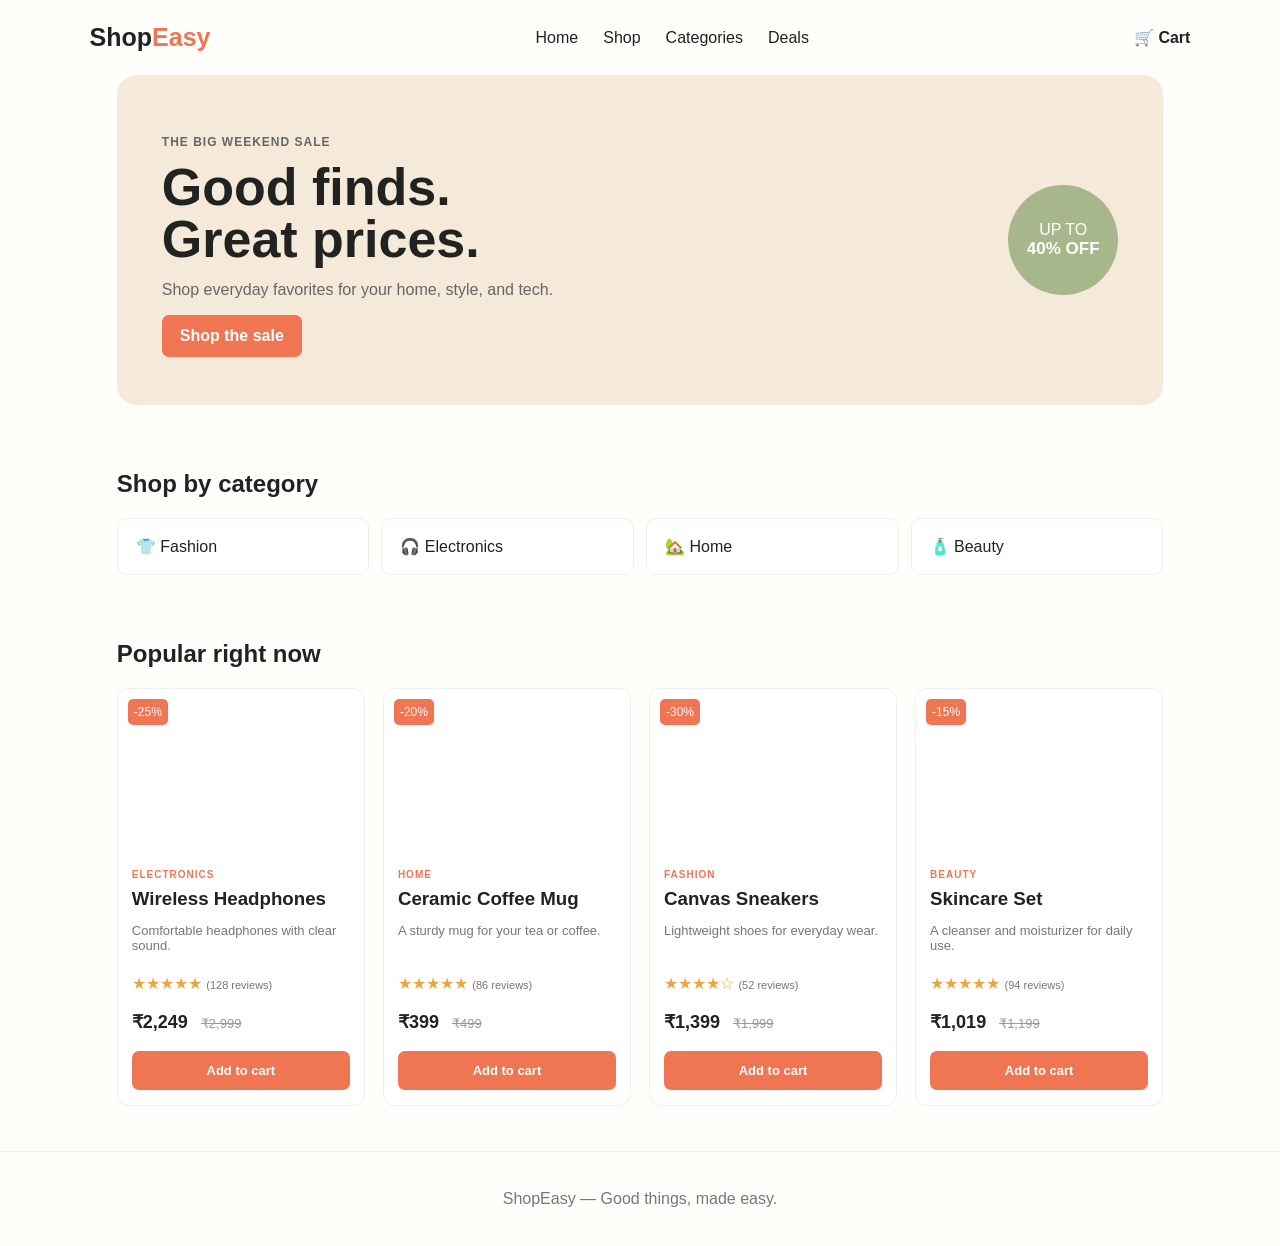
<file: index.html>
<!DOCTYPE html>
<html lang="en">
<head>
  <meta charset="UTF-8">
  <meta name="viewport" content="width=device-width, initial-scale=1.0">
  <title>ShopEasy</title>
  <link rel="stylesheet" href="style.css">
</head>
<body>

  <header class="navbar">
    <a class="logo" href="#">Shop<span>Easy</span></a>

    <nav>
      <a href="#">Home</a>
      <a href="#products">Shop</a>
      <a href="#categories">Categories</a>
      <a href="#deals">Deals</a>
    </nav>

    <a class="cart" href="#products">🛒 Cart</a>
  </header>

  <main>
    <section class="banner" id="deals">
      <div>
        <p class="label">THE BIG WEEKEND SALE</p>
        <h1>Good finds.<br>Great prices.</h1>
        <p>Shop everyday favorites for your home, style, and tech.</p>
        <a class="button" href="#products">Shop the sale</a>
      </div>
      <div class="sale">UP TO<br><strong>40% OFF</strong></div>
    </section>

    <section id="categories">
      <h2>Shop by category</h2>
      <div class="categories">
        <a href="#products">👕 Fashion</a>
        <a href="#products">🎧 Electronics</a>
        <a href="#products">🏡 Home</a>
        <a href="#products">🧴 Beauty</a>
      </div>
    </section>

    <section id="products">
      <h2>Popular right now</h2>

      <div class="products">
        <article class="product">
          <div class="picture headphones">
            <span class="discount">-25%</span>
          </div>
          <p class="category">ELECTRONICS</p>
          <h3>Wireless Headphones</h3>
          <p class="description">Comfortable headphones with clear sound.</p>
          <p class="rating">★★★★★ <span>(128 reviews)</span></p>
          <p class="price">₹2,249 <del>₹2,999</del></p>
          <a class="button add-button" href="#">Add to cart</a>
        </article>

        <article class="product">
          <div class="picture mug">
            <span class="discount">-20%</span>
          </div>
          <p class="category">HOME</p>
          <h3>Ceramic Coffee Mug</h3>
          <p class="description">A sturdy mug for your tea or coffee.</p>
          <p class="rating">★★★★★ <span>(86 reviews)</span></p>
          <p class="price">₹399 <del>₹499</del></p>
          <a class="button add-button" href="#">Add to cart</a>
        </article>

        <article class="product">
          <div class="picture shoes">
            <span class="discount">-30%</span>
          </div>
          <p class="category">FASHION</p>
          <h3>Canvas Sneakers</h3>
          <p class="description">Lightweight shoes for everyday wear.</p>
          <p class="rating">★★★★☆ <span>(52 reviews)</span></p>
          <p class="price">₹1,399 <del>₹1,999</del></p>
          <a class="button add-button" href="#">Add to cart</a>
        </article>

        <article class="product">
          <div class="picture skincare">
            <span class="discount">-15%</span>
          </div>
          <p class="category">BEAUTY</p>
          <h3>Skincare Set</h3>
          <p class="description">A cleanser and moisturizer for daily use.</p>
          <p class="rating">★★★★★ <span>(94 reviews)</span></p>
          <p class="price">₹1,019 <del>₹1,199</del></p>
          <a class="button add-button" href="#">Add to cart</a>
        </article>
      </div>
    </section>
  </main>

  <footer>
    <p>ShopEasy — Good things, made easy.</p>
  </footer>

</body>
</html>
</file>
<file: style.css>
* {
  box-sizing: border-box;
}

body {
  margin: 0;
  font-family: Arial, sans-serif;
  color: #20231f;
  background: #fffefa;
}

a {
  color: inherit;
  text-decoration: none;
}

.navbar {
  min-height: 75px;
  padding: 15px 7%;
  display: flex;
  align-items: center;
  justify-content: space-between;
  gap: 20px;
}

.logo {
  font-size: 25px;
  font-weight: bold;
}

.logo span {
  color: #ef7553;
}

nav {
  display: flex;
  gap: 25px;
}

nav a:hover {
  color: #ef7553;
}

.cart {
  font-weight: bold;
}

main {
  max-width: 1200px;
  margin: auto;
  padding: 0 6%;
}

.banner {
  min-height: 330px;
  padding: 45px;
  display: flex;
  align-items: center;
  justify-content: space-between;
  border-radius: 20px;
  background: #f5e9d9;
}

.label,
.category {
  color: #ef7553;
  font-size: 12px;
  font-weight: bold;
  letter-spacing: 1px;
}

h1 {
  margin: 10px 0;
  font-size: 52px;
  line-height: 1;
}

.banner p {
  color: #666;
}

.sale {
  width: 110px;
  height: 110px;
  display: grid;
  place-content: center;
  border-radius: 50%;
  background: #a8b68b;
  color: white;
  text-align: center;
}

.sale strong {
  font-size: 17px;
}

.button {
  display: inline-block;
  padding: 12px 18px;
  border-radius: 7px;
  background: #ef7553;
  color: white;
  font-weight: bold;
}

.button:hover {
  background: #d95d3d;
}

section:not(.banner) {
  padding-top: 45px;
}

h2 {
  margin-bottom: 20px;
}

.categories {
  display: grid;
  grid-template-columns: repeat(4, 1fr);
  gap: 12px;
}

.categories a {
  padding: 18px;
  border: 1px solid #eee;
  border-radius: 10px;
  background: white;
}

.products {
  display: grid;
  grid-template-columns: repeat(4, 1fr);
  gap: 18px;
}

.product {
  padding-bottom: 15px;
  overflow: hidden;
  border: 1px solid #eee;
  border-radius: 12px;
  background: white;
}

.picture {
  height: 170px;
  position: relative;
  background-position: center;
  background-size: cover;
}

.headphones {
  background-image: url("https://images.unsplash.com/photo-1505740420928-5e560c06d30e?auto=format&fit=crop&w=700&q=80");
}

.mug {
  background-image: url("https://images.unsplash.com/photo-1514228742587-6b1558fcca3d?auto=format&fit=crop&w=700&q=80");
}

.shoes {
  background-image: url("https://images.unsplash.com/photo-1542291026-7eec264c27ff?auto=format&fit=crop&w=700&q=80");
}

.skincare {
  background-image: url("https://images.unsplash.com/photo-1608248543803-ba4f8c70ae0b?auto=format&fit=crop&w=700&q=80");
}

.discount {
  position: absolute;
  top: 10px;
  left: 10px;
  padding: 6px;
  border-radius: 5px;
  background: #ef7553;
  color: white;
  font-size: 12px;
}

.product > p,
.product > h3,
.product > .button {
  margin-left: 14px;
  margin-right: 14px;
}

.category {
  margin-bottom: 5px;
  font-size: 10px;
}

h3 {
  margin-top: 8px;
  margin-bottom: 5px;
}

.description {
  min-height: 35px;
  color: #777;
  font-size: 13px;
}

.rating {
  color: #e8a741;
}

.rating span {
  color: #777;
  font-size: 11px;
}

.price {
  font-size: 18px;
  font-weight: bold;
}

.price del {
  margin-left: 8px;
  color: #999;
  font-size: 13px;
  font-weight: normal;
}

.add-button {
  display: block;
  text-align: center;
  font-size: 13px;
}

footer {
  margin-top: 45px;
  padding: 22px;
  border-top: 1px solid #eee;
  color: #777;
  text-align: center;
}

/* Smaller screens */
@media (max-width: 800px) {
  .products {
    grid-template-columns: repeat(2, 1fr);
  }

  .categories {
    grid-template-columns: repeat(2, 1fr);
  }
}

@media (max-width: 550px) {
  .navbar {
    flex-wrap: wrap;
  }

  nav {
    order: 3;
    width: 100%;
    justify-content: space-between;
    gap: 8px;
  }

  nav a {
    font-size: 13px;
  }

  main {
    padding: 0 5%;
  }

  .banner {
    min-height: 300px;
    padding: 25px;
  }

  h1 {
    font-size: 42px;
  }

  .sale {
    width: 80px;
    height: 80px;
    font-size: 12px;
  }

  .products {
    gap: 10px;
  }

  .picture {
    height: 130px;
  }
}
</file>
